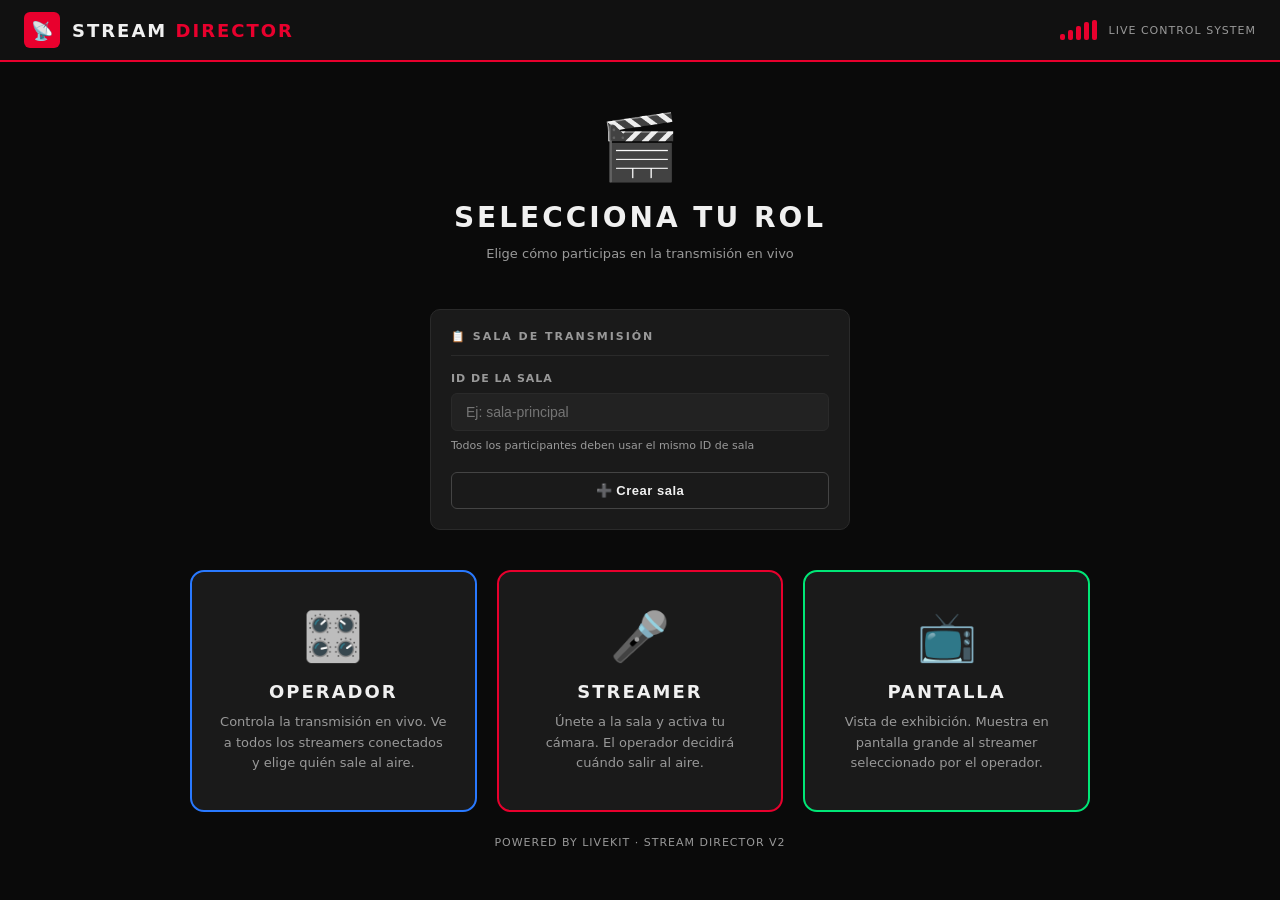
<file: index.html>
<!DOCTYPE html>
<html lang="es">
<head>
  <meta charset="UTF-8"/>
  <meta name="viewport" content="width=device-width, initial-scale=1.0"/>
  <title>Stream Director</title>
  <link rel="stylesheet" href="style.css"/>
</head>
<body>

<header class="topbar">
  <div class="logo">
    <div class="logo-icon">📡</div>
    <h1>Stream <span>Director</span></h1>
  </div>
  <div class="flex items-center gap-12">
    <div class="signal-bars">
      <span></span><span></span><span></span><span></span><span></span>
    </div>
    <span class="text-xs text-muted" style="letter-spacing:1px;text-transform:uppercase;">Live Control System</span>
  </div>
</header>

<main class="page-center">

  <div class="text-center" style="margin-bottom:48px;">
    <div style="font-size:64px;margin-bottom:16px;">🎬</div>
    <h2 style="font-size:28px;font-weight:800;letter-spacing:3px;text-transform:uppercase;margin-bottom:12px;">
      Selecciona tu rol
    </h2>
    <p class="text-muted text-sm">Elige cómo participas en la transmisión en vivo</p>
  </div>

  <div id="roomSetup" style="width:100%;max-width:420px;margin-bottom:40px;">
    <div class="card">
      <div class="card-header">📋 Sala de transmisión</div>
      <div class="form-group">
        <label>ID de la Sala</label>
        <input type="text" id="roomIdInput" placeholder="Ej: sala-principal" />
        <p class="text-xs text-muted mt-8">Todos los participantes deben usar el mismo ID de sala</p>
      </div>
      <div class="flex gap-8">
        <button class="btn btn-outline w-full" onclick="createRoom()">
          ➕ Crear sala
        </button>
      </div>
      <div id="roomAlert" class="hidden mt-16"></div>
      <div id="roomInfo" class="hidden mt-16">
        <div class="alert alert-success">
          ✅ Sala lista: <strong id="roomIdDisplay"></strong>
        </div>
      </div>
    </div>
  </div>

  <div class="role-grid" id="roleGrid">

    <a href="operator.html" class="role-card operator" id="linkOperator" onclick="return saveRoom()">
      <span class="role-icon">🎛️</span>
      <div class="role-title">Operador</div>
      <div class="role-desc">
        Controla la transmisión en vivo. Ve a todos los streamers conectados y elige quién sale al aire.
      </div>
    </a>

    <a href="streamer.html" class="role-card streamer" id="linkStreamer" onclick="return saveRoom()">
      <span class="role-icon">🎤</span>
      <div class="role-title">Streamer</div>
      <div class="role-desc">
        Únete a la sala y activa tu cámara. El operador decidirá cuándo salir al aire.
      </div>
    </a>

    <a href="screen.html" class="role-card screen" id="linkScreen" onclick="return saveRoom()">
      <span class="role-icon">📺</span>
      <div class="role-title">Pantalla</div>
      <div class="role-desc">
        Vista de exhibición. Muestra en pantalla grande al streamer seleccionado por el operador.
      </div>
    </a>

  </div>

  <p class="text-xs text-muted mt-24" style="letter-spacing:1px;text-transform:uppercase;">
    Powered by LiveKit · Stream Director v2
  </p>

</main>

<script>
  const BACKEND = 'https://stream-director-backend-v2-production.up.railway.app';

  // Load saved room
  window.addEventListener('DOMContentLoaded', () => {
    const saved = localStorage.getItem('sd_room_id');
    if (saved) {
      document.getElementById('roomIdInput').value = saved;
      showRoomInfo(saved);
    }
  });

  async function createRoom() {
    const id = document.getElementById('roomIdInput').value.trim();
    const alertEl = document.getElementById('roomAlert');
    alertEl.className = 'hidden';

    try {
      const res = await fetch(BACKEND + '/api/rooms', {
        method: 'POST',
        headers: { 'Content-Type': 'application/json' },
        body: JSON.stringify({ roomId: id || undefined })
      });
      const data = await res.json();
      if (!res.ok) throw new Error(data.error || 'Error');

      const roomId = data.roomId;
      document.getElementById('roomIdInput').value = roomId;
      localStorage.setItem('sd_room_id', roomId);
      showRoomInfo(roomId);
    } catch(e) {
      alertEl.className = 'alert alert-error';
      alertEl.textContent = '❌ ' + e.message;
    }
  }

  function showRoomInfo(id) {
    document.getElementById('roomIdDisplay').textContent = id;
    document.getElementById('roomInfo').className = '';
  }

  function saveRoom() {
    const id = document.getElementById('roomIdInput').value.trim();
    if (!id) {
      alert('Primero crea o ingresa un ID de sala');
      return false;
    }
    localStorage.setItem('sd_room_id', id);
    return true;
  }
</script>

</body>
</html>
</file>
<file: style.css>
/* =============================================
   STREAM DIRECTOR - Global Styles
   Broadcast / Live TV dark theme
   ============================================= */

:root {
  --bg-dark: #0a0a0a;
  --bg-panel: #111111;
  --bg-card: #1a1a1a;
  --bg-surface: #222222;
  --accent-red: #e8002d;
  --accent-red-dark: #a50020;
  --accent-green: #00e676;
  --accent-amber: #ffab00;
  --accent-blue: #2979ff;
  --text-primary: #f0f0f0;
  --text-secondary: #999999;
  --text-muted: #555555;
  --border: #2a2a2a;
  --border-bright: #444444;
  --on-air: #e8002d;
  --off-air: #333333;
}

* {
  margin: 0;
  padding: 0;
  box-sizing: border-box;
}

body {
  background: var(--bg-dark);
  color: var(--text-primary);
  font-family: 'Segoe UI', 'SF Pro Display', system-ui, sans-serif;
  min-height: 100vh;
  overflow-x: hidden;
}

/* ---- TOPBAR / HEADER ---- */
.topbar {
  background: var(--bg-panel);
  border-bottom: 2px solid var(--accent-red);
  padding: 12px 24px;
  display: flex;
  align-items: center;
  justify-content: space-between;
  position: sticky;
  top: 0;
  z-index: 100;
}

.topbar .logo {
  display: flex;
  align-items: center;
  gap: 12px;
}

.topbar .logo-icon {
  width: 36px;
  height: 36px;
  background: var(--accent-red);
  border-radius: 6px;
  display: flex;
  align-items: center;
  justify-content: center;
  font-size: 18px;
}

.topbar h1 {
  font-size: 18px;
  font-weight: 700;
  letter-spacing: 2px;
  text-transform: uppercase;
  color: var(--text-primary);
}

.topbar h1 span {
  color: var(--accent-red);
}

/* ---- ON AIR BADGE ---- */
.on-air-badge {
  display: flex;
  align-items: center;
  gap: 8px;
  background: var(--accent-red);
  color: white;
  font-size: 11px;
  font-weight: 800;
  letter-spacing: 3px;
  text-transform: uppercase;
  padding: 6px 14px;
  border-radius: 4px;
  animation: pulse-badge 1.5s ease-in-out infinite;
}

.on-air-badge.hidden { display: none; }

.on-air-badge .dot {
  width: 8px;
  height: 8px;
  background: white;
  border-radius: 50%;
  animation: blink 1s step-start infinite;
}

@keyframes blink {
  0%, 100% { opacity: 1; }
  50% { opacity: 0; }
}

@keyframes pulse-badge {
  0%, 100% { box-shadow: 0 0 0 0 rgba(232,0,45,0.5); }
  50% { box-shadow: 0 0 0 8px rgba(232,0,45,0); }
}

/* ---- STATUS INDICATOR ---- */
.status-dot {
  width: 10px;
  height: 10px;
  border-radius: 50%;
  background: var(--off-air);
  display: inline-block;
}
.status-dot.live { background: var(--accent-red); animation: blink 1s step-start infinite; }
.status-dot.online { background: var(--accent-green); }
.status-dot.waiting { background: var(--accent-amber); animation: blink 1.5s step-start infinite; }

/* ---- CONTAINERS ---- */
.container {
  max-width: 1400px;
  margin: 0 auto;
  padding: 24px;
}

.page-center {
  display: flex;
  flex-direction: column;
  align-items: center;
  justify-content: center;
  min-height: calc(100vh - 65px);
  padding: 24px;
}

/* ---- CARDS ---- */
.card {
  background: var(--bg-card);
  border: 1px solid var(--border);
  border-radius: 10px;
  padding: 20px;
}

.card-header {
  font-size: 11px;
  font-weight: 700;
  letter-spacing: 2px;
  text-transform: uppercase;
  color: var(--text-secondary);
  margin-bottom: 16px;
  padding-bottom: 12px;
  border-bottom: 1px solid var(--border);
  display: flex;
  align-items: center;
  gap: 8px;
}

/* ---- BUTTONS ---- */
.btn {
  display: inline-flex;
  align-items: center;
  justify-content: center;
  gap: 8px;
  padding: 10px 20px;
  border: none;
  border-radius: 6px;
  font-size: 13px;
  font-weight: 600;
  letter-spacing: 0.5px;
  cursor: pointer;
  transition: all 0.2s;
  text-decoration: none;
}

.btn:disabled {
  opacity: 0.4;
  cursor: not-allowed;
}

.btn-primary {
  background: var(--accent-red);
  color: white;
}
.btn-primary:hover:not(:disabled) {
  background: var(--accent-red-dark);
  transform: translateY(-1px);
}

.btn-success {
  background: var(--accent-green);
  color: #000;
}
.btn-success:hover:not(:disabled) {
  background: #00c853;
  transform: translateY(-1px);
}

.btn-outline {
  background: transparent;
  color: var(--text-primary);
  border: 1px solid var(--border-bright);
}
.btn-outline:hover:not(:disabled) {
  border-color: var(--accent-red);
  color: var(--accent-red);
}

.btn-ghost {
  background: var(--bg-surface);
  color: var(--text-secondary);
}
.btn-ghost:hover:not(:disabled) {
  background: var(--border-bright);
  color: var(--text-primary);
}

.btn-lg {
  padding: 16px 32px;
  font-size: 15px;
  letter-spacing: 1px;
}

/* ---- FORM INPUTS ---- */
input[type="text"], input[type="number"], select {
  background: var(--bg-surface);
  border: 1px solid var(--border);
  color: var(--text-primary);
  border-radius: 6px;
  padding: 10px 14px;
  font-size: 14px;
  width: 100%;
  outline: none;
  transition: border-color 0.2s;
}

input[type="text"]:focus, input[type="number"]:focus, select:focus {
  border-color: var(--accent-red);
  box-shadow: 0 0 0 2px rgba(232,0,45,0.15);
}

label {
  display: block;
  font-size: 11px;
  font-weight: 600;
  letter-spacing: 1px;
  text-transform: uppercase;
  color: var(--text-secondary);
  margin-bottom: 8px;
}

.form-group {
  margin-bottom: 20px;
}

/* ---- ROLE SELECTOR (index) ---- */
.role-grid {
  display: grid;
  grid-template-columns: repeat(auto-fit, minmax(260px, 1fr));
  gap: 20px;
  width: 100%;
  max-width: 900px;
}

.role-card {
  background: var(--bg-card);
  border: 2px solid var(--border);
  border-radius: 14px;
  padding: 36px 28px;
  cursor: pointer;
  text-decoration: none;
  color: var(--text-primary);
  transition: all 0.25s;
  text-align: center;
  display: block;
}

.role-card:hover {
  border-color: var(--accent-red);
  transform: translateY(-4px);
  box-shadow: 0 12px 40px rgba(232,0,45,0.15);
}

.role-card .role-icon {
  font-size: 48px;
  margin-bottom: 16px;
  display: block;
}

.role-card .role-title {
  font-size: 18px;
  font-weight: 700;
  text-transform: uppercase;
  letter-spacing: 2px;
  margin-bottom: 10px;
}

.role-card .role-desc {
  font-size: 13px;
  color: var(--text-secondary);
  line-height: 1.6;
}

.role-card.operator { border-color: var(--accent-blue); }
.role-card.operator:hover { border-color: var(--accent-blue); box-shadow: 0 12px 40px rgba(41,121,255,0.2); }
.role-card.streamer { border-color: var(--accent-red); }
.role-card.screen { border-color: var(--accent-green); }
.role-card.screen:hover { border-color: var(--accent-green); box-shadow: 0 12px 40px rgba(0,230,118,0.15); }

/* ---- VIDEO ELEMENTS ---- */
.video-wrapper {
  position: relative;
  width: 100%;
  background: #000;
  border-radius: 8px;
  overflow: hidden;
}

.video-wrapper video {
  width: 100%;
  height: 100%;
  object-fit: contain;
  display: block;
}

.video-label {
  position: absolute;
  bottom: 10px;
  left: 10px;
  background: rgba(0,0,0,0.7);
  color: white;
  font-size: 11px;
  font-weight: 600;
  letter-spacing: 1px;
  padding: 4px 10px;
  border-radius: 4px;
  text-transform: uppercase;
}

.video-live-badge {
  position: absolute;
  top: 10px;
  left: 10px;
  background: var(--accent-red);
  color: white;
  font-size: 10px;
  font-weight: 800;
  letter-spacing: 3px;
  padding: 4px 10px;
  border-radius: 4px;
  text-transform: uppercase;
  animation: pulse-badge 1.5s ease-in-out infinite;
}

/* ---- OPERATOR STREAMER LIST ---- */
.streamer-grid {
  display: grid;
  grid-template-columns: repeat(auto-fill, minmax(220px, 1fr));
  gap: 14px;
}

.streamer-card {
  background: var(--bg-surface);
  border: 2px solid var(--border);
  border-radius: 10px;
  overflow: hidden;
  transition: all 0.2s;
  cursor: pointer;
  position: relative;
}

.streamer-card:hover {
  border-color: var(--border-bright);
}

.streamer-card.selected {
  border-color: var(--accent-red);
  box-shadow: 0 0 0 3px rgba(232,0,45,0.25);
}

.streamer-card .thumb {
  aspect-ratio: 16/9;
  background: #000;
  overflow: hidden;
}

.streamer-card .thumb video {
  width: 100%;
  height: 100%;
  object-fit: cover;
}

.streamer-card .thumb .no-video {
  width: 100%;
  height: 100%;
  display: flex;
  align-items: center;
  justify-content: center;
  font-size: 32px;
  color: var(--text-muted);
}

.streamer-card .info {
  padding: 10px 12px;
  display: flex;
  align-items: center;
  justify-content: space-between;
}

.streamer-card .name {
  font-size: 13px;
  font-weight: 600;
  overflow: hidden;
  text-overflow: ellipsis;
  white-space: nowrap;
}

.streamer-card .select-btn {
  font-size: 11px;
  padding: 4px 10px;
}

.selected-badge {
  position: absolute;
  top: 8px;
  right: 8px;
  background: var(--accent-red);
  color: white;
  font-size: 9px;
  font-weight: 800;
  letter-spacing: 2px;
  padding: 3px 8px;
  border-radius: 3px;
  text-transform: uppercase;
}

/* ---- WAITING / STANDBY ---- */
.standby-screen {
  display: flex;
  flex-direction: column;
  align-items: center;
  justify-content: center;
  gap: 20px;
  padding: 60px 20px;
  text-align: center;
}

.standby-icon {
  width: 100px;
  height: 100px;
  border-radius: 50%;
  background: var(--bg-surface);
  display: flex;
  align-items: center;
  justify-content: center;
  font-size: 48px;
  border: 3px solid var(--accent-amber);
  animation: pulse-amber 2s ease-in-out infinite;
}

@keyframes pulse-amber {
  0%, 100% { box-shadow: 0 0 0 0 rgba(255,171,0,0.4); }
  50% { box-shadow: 0 0 0 16px rgba(255,171,0,0); }
}

.standby-title {
  font-size: 22px;
  font-weight: 700;
  letter-spacing: 3px;
  text-transform: uppercase;
  color: var(--accent-amber);
}

.standby-sub {
  font-size: 14px;
  color: var(--text-secondary);
  max-width: 360px;
  line-height: 1.7;
}

.ticker-text {
  font-size: 12px;
  font-weight: 600;
  letter-spacing: 1px;
  color: var(--text-muted);
  text-transform: uppercase;
  animation: blink 2s step-start infinite;
}

/* ---- SCREEN / DISPLAY VIEW ---- */
.screen-view {
  position: fixed;
  inset: 0;
  background: #000;
  display: flex;
  align-items: center;
  justify-content: center;
  overflow: hidden;
}

.screen-view video {
  /* Always force landscape fill */
  width: 100vw;
  height: 100vh;
  object-fit: contain;
  object-position: center;
}

.screen-overlay {
  position: absolute;
  bottom: 0;
  left: 0;
  right: 0;
  background: linear-gradient(transparent, rgba(0,0,0,0.6));
  padding: 20px 24px 16px;
  display: flex;
  align-items: flex-end;
  justify-content: space-between;
}

.screen-name-tag {
  display: flex;
  align-items: center;
  gap: 10px;
}

.screen-name-tag .live-pill {
  background: var(--accent-red);
  color: white;
  font-size: 10px;
  font-weight: 800;
  letter-spacing: 3px;
  padding: 5px 12px;
  border-radius: 4px;
  text-transform: uppercase;
  animation: pulse-badge 1.5s ease-in-out infinite;
}

.screen-name-tag .name {
  font-size: 20px;
  font-weight: 700;
  color: white;
  text-shadow: 0 2px 8px rgba(0,0,0,0.8);
}

.screen-waiting {
  position: fixed;
  inset: 0;
  background: var(--bg-dark);
  display: flex;
  flex-direction: column;
  align-items: center;
  justify-content: center;
  gap: 24px;
}

.broadcast-logo {
  font-size: 80px;
  font-weight: 900;
  letter-spacing: -2px;
  color: var(--accent-red);
}

/* ---- SIGNAL BARS (decoration) ---- */
.signal-bars {
  display: flex;
  align-items: flex-end;
  gap: 3px;
  height: 20px;
}

.signal-bars span {
  width: 5px;
  background: var(--accent-red);
  border-radius: 2px;
  animation: signal-anim 1.2s ease-in-out infinite;
}

.signal-bars span:nth-child(1) { height: 6px; animation-delay: 0s; }
.signal-bars span:nth-child(2) { height: 10px; animation-delay: 0.1s; }
.signal-bars span:nth-child(3) { height: 14px; animation-delay: 0.2s; }
.signal-bars span:nth-child(4) { height: 18px; animation-delay: 0.3s; }
.signal-bars span:nth-child(5) { height: 20px; animation-delay: 0.4s; }

@keyframes signal-anim {
  0%, 100% { opacity: 1; }
  50% { opacity: 0.3; }
}

/* ---- ALERTS / TOAST ---- */
.alert {
  padding: 12px 16px;
  border-radius: 6px;
  font-size: 13px;
  display: flex;
  align-items: center;
  gap: 10px;
  margin-bottom: 16px;
}

.alert-error { background: rgba(232,0,45,0.15); border: 1px solid rgba(232,0,45,0.4); color: #ff6b8a; }
.alert-success { background: rgba(0,230,118,0.1); border: 1px solid rgba(0,230,118,0.3); color: var(--accent-green); }
.alert-warning { background: rgba(255,171,0,0.1); border: 1px solid rgba(255,171,0,0.3); color: var(--accent-amber); }

/* ---- DIVIDER ---- */
.divider {
  height: 1px;
  background: var(--border);
  margin: 20px 0;
}

/* ---- COUNTDOWN ---- */
.countdown-ring {
  position: relative;
  width: 80px;
  height: 80px;
}

.countdown-ring svg {
  transform: rotate(-90deg);
}

.countdown-ring .number {
  position: absolute;
  inset: 0;
  display: flex;
  align-items: center;
  justify-content: center;
  font-size: 22px;
  font-weight: 800;
  color: var(--accent-amber);
}

/* ---- LAYOUT UTILITIES ---- */
.flex { display: flex; }
.flex-col { flex-direction: column; }
.items-center { align-items: center; }
.justify-between { justify-content: space-between; }
.gap-8 { gap: 8px; }
.gap-12 { gap: 12px; }
.gap-16 { gap: 16px; }
.gap-20 { gap: 20px; }
.mt-8 { margin-top: 8px; }
.mt-16 { margin-top: 16px; }
.mt-24 { margin-top: 24px; }
.text-sm { font-size: 13px; }
.text-xs { font-size: 11px; }
.text-muted { color: var(--text-secondary); }
.text-center { text-align: center; }
.w-full { width: 100%; }
.hidden { display: none !important; }

/* ---- RESPONSIVE ---- */
@media (max-width: 640px) {
  .topbar { padding: 10px 16px; }
  .container { padding: 16px; }
  .role-grid { grid-template-columns: 1fr; }
}
</file>
